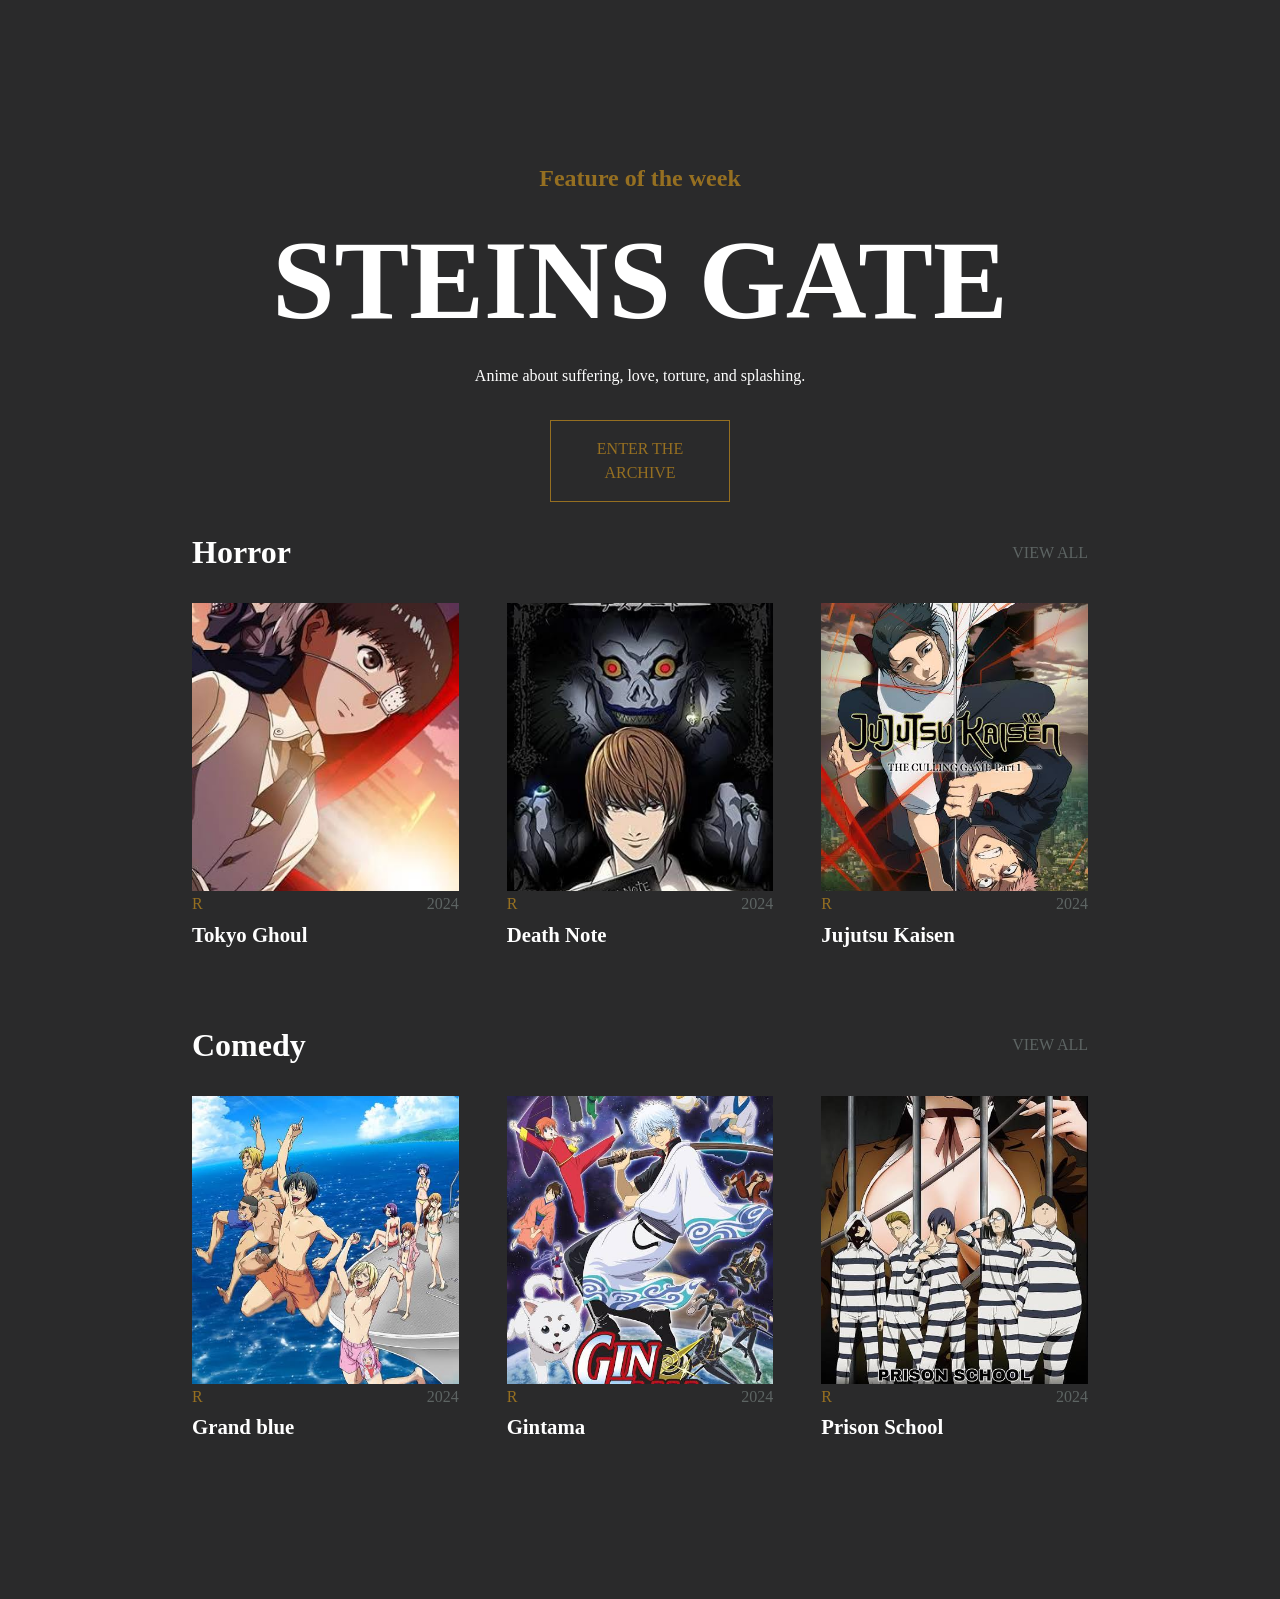
<file: index.html>
<!DOCTYPE html>
<html lang="en">
<head>
    <meta charset="UTF-8">
    <meta name="viewport" content="width=device-width, initial-scale=1.0">
    <title>Main</title>
    <link rel="stylesheet" href="./style.css">
</head>
<body>
    
    <div class="home">
        <div class="feature">
            <p class="gold-accent feature-week">Feature of the week</p>
            <h1 class="feature-title">STEINS GATE</h1>
            <p>Anime about suffering, love, torture, and splashing.</p>
            <a href="#" class="dashboard-link">ENTER THE ARCHIVE</a>
        </div>

        <div class="category">
            <div class="navigation-category">
                <p class="navigation-title">Horror</p>
                <p class="view">VIEW ALL</p>
            </div>

            <div class="category-items">
                <div class="cat-item">
                    <img src="./images/tokyo-ghoul.jpg" alt="tokyo ghoul image">
            
                    <div class="item-desc">
                        <p class="rate">R</p>
                        <p class="year">2024</p>
                    </div>
                    <h2 class="item-title">Tokyo Ghoul</h2>
                </div>

                <div class="cat-item">
                    <img src="./images/death-note.jpg" alt="tokyo ghoul image">
            
                    <div class="item-desc">
                        <p class="rate">R</p>
                        <p class="year">2024</p>
                    </div>
                    <h2 class="item-title">Death Note</h2>
                </div>

                <div class="cat-item">
                    <img src="./images/jujutsu-kaisen.jpg" alt="tokyo ghoul image">
            
                    <div class="item-desc">
                        <p class="rate">R</p>
                        <p class="year">2024</p>
                    </div>
                    <h2 class="item-title">Jujutsu Kaisen</h2>
                </div>
            </div>
        </div>

           <div class="category">
            <div class="navigation-category">
                <p class="navigation-title">Comedy</p>
                <p class="view">VIEW ALL</p>
            </div>

            <div class="category-items">
                <div class="cat-item">
                    <img src="./images/grand-blue.jpg" alt="grand blue image">
            
                    <div class="item-desc">
                        <p class="rate">R</p>
                        <p class="year">2024</p>
                    </div>
                    <h2 class="item-title">Grand blue</h2>
                </div>

                <div class="cat-item">
                    <img src="./images/gintama.jpg" alt="gintama image">
            
                    <div class="item-desc">
                        <p class="rate">R</p>
                        <p class="year">2024</p>
                    </div>
                    <h2 class="item-title">Gintama</h2>
                </div>

                <div class="cat-item">
                    <img src="./images/prison-school.jpg" alt="Prison school image">
            
                    <div class="item-desc">
                        <p class="rate">R</p>
                        <p class="year">2024</p>
                    </div>
                    <h2 class="item-title">Prison School</h2>
                </div>
            </div>
        </div>
    </div>

    
</body>
</html>
</file>
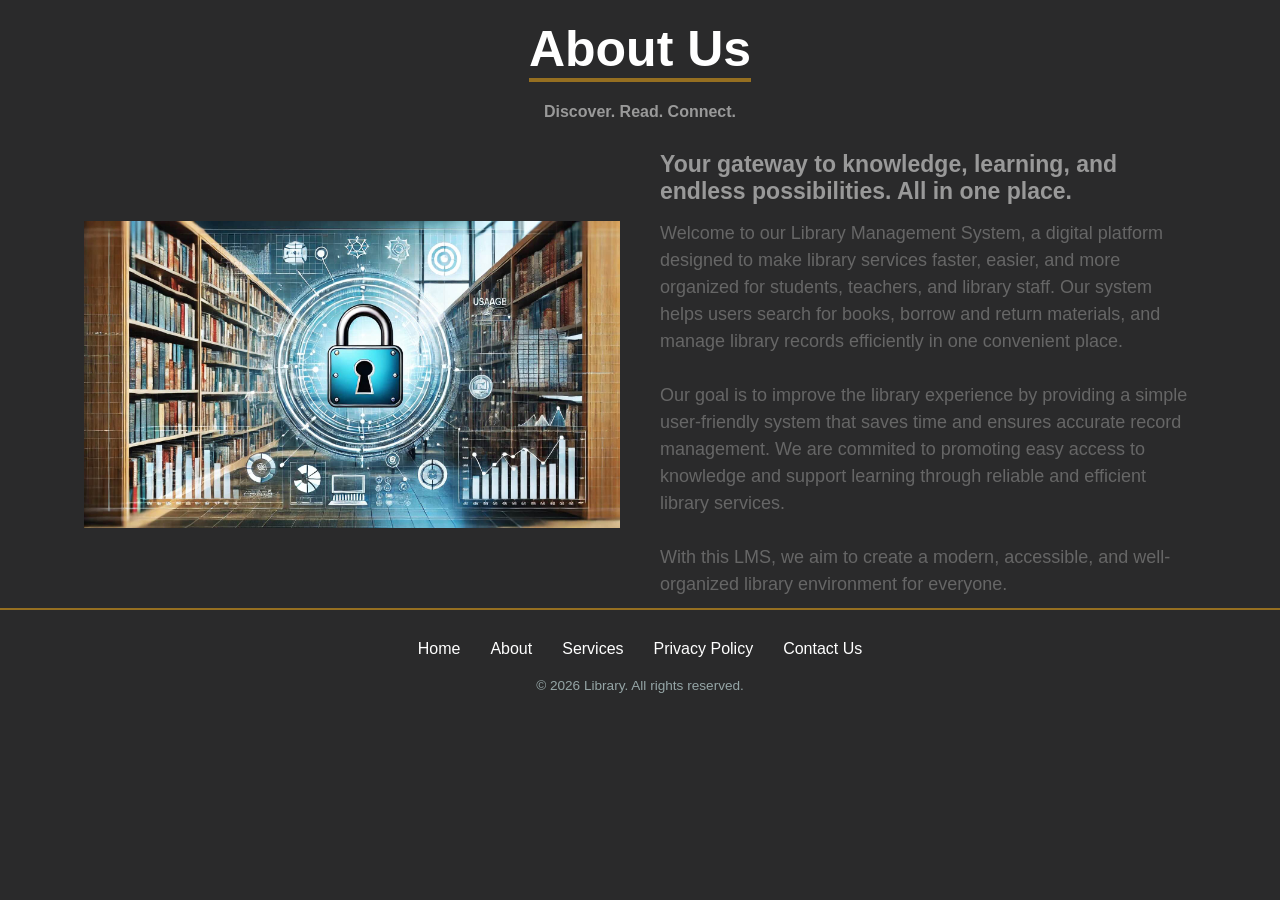
<file: Desktop/About Us/index.html>
<!DOCTYPE html>
<html lang="en">
<head>
    <meta charset="UTF-8">
    <meta name="viewport" content="width=device-width, initial-scale=1.0">
    <title>About Us</title>
    <link rel="stylesheet" href="style.css">
</head>
<body>
    <div class="heading">
        <h1>About Us</h1>
        <p>Discover. Read. Connect.</p>  
    </div>
    <div class="container">
        <section class="about">
            <div class="about-img">
                <img src="Digital-Library-Management-System.jpg">
            </div>
            <div class="about-content">
                <h2>Your gateway to knowledge, learning, and endless possibilities. All in one place.</h2>  
                <p>Welcome to our Library Management System, a digital platform designed to make library services faster, easier, and more organized for students, teachers, and library staff. Our system helps users search for books, borrow and return materials, and manage library records efficiently in one convenient place. <br><br>
                Our goal is to improve the library experience by providing a simple user-friendly system that saves time and ensures accurate record management. We are commited to promoting easy access to knowledge and support learning through reliable and efficient library services. <br><br>
                With this LMS, we aim to create a modern, accessible, and well-organized library environment for everyone.</p>
            </div>
        </section>


    </div>

    <footer class="site-footer">
        <div class="footer-content">
        <nav class="footer-nav">
            <ul class="footer-links">
            <li><a href="#home">Home</a></li>
            <li><a href="#about">About</a></li>
            <li><a href="#services">Services</a></li>
            <li><a href="#privacy">Privacy Policy</a></li>
            <li><a href="#contact">Contact Us</a></li>
            </ul>
        </nav>
            <p class="copyright">&copy; 2026 Library. All rights reserved.</p>
        </div>
    </footer>

    
</body>
</html>
</file>
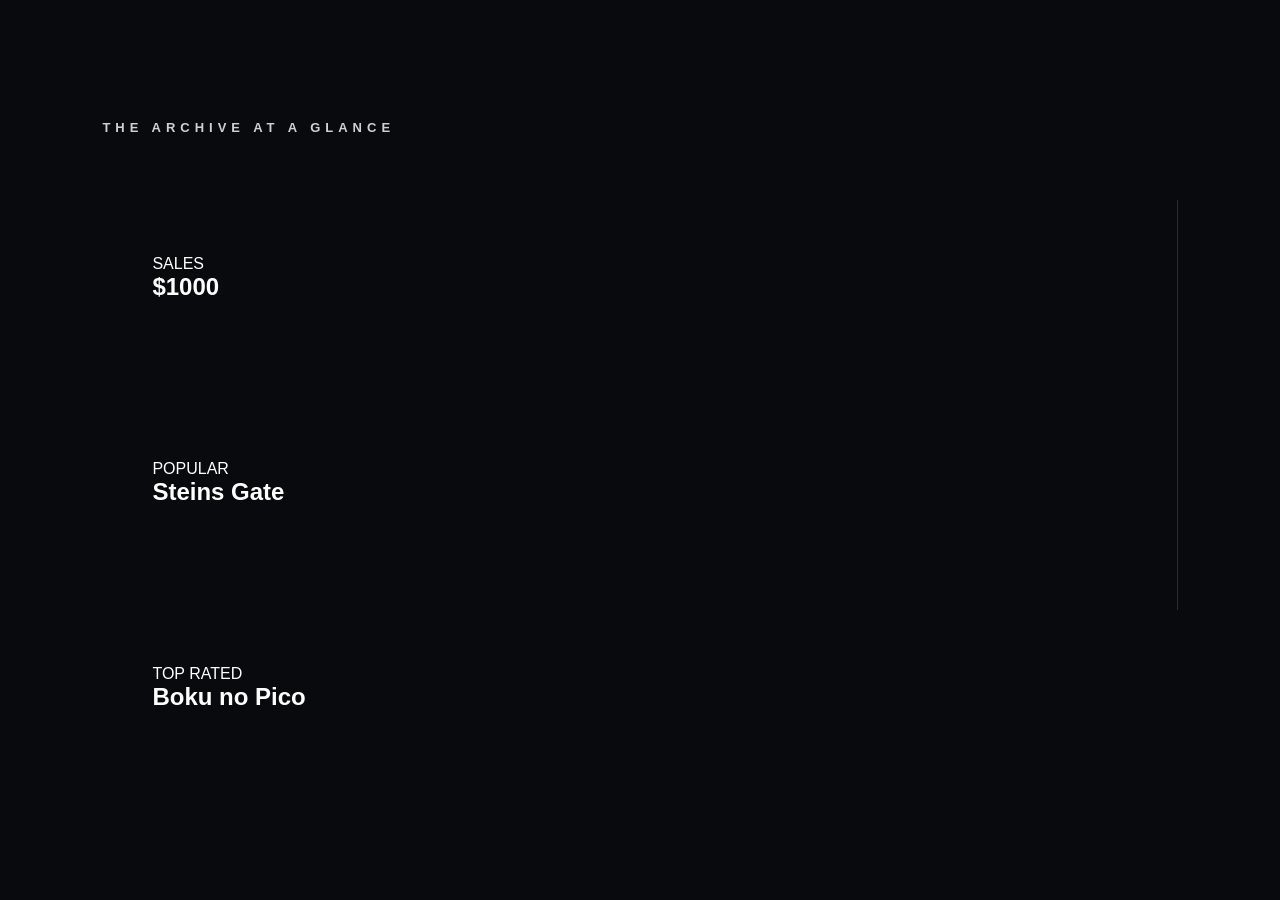
<file: DASHBOARD.html>
<!DOCTYPE html>
<html lang="en">
<head>
    <meta charset="UTF-8">
    <meta name="viewport" content="width=device-width, initial-scale=1.0">
    <title>Dashboard</title>


    <style>
      * {
        margin: 0;
        padding:0;
        box-sizing: border-box;
        }
     body {
        background: #080a0d;
        color: white;
        font-family: Arial, Helvetica, sans-serif;
        min-height: 100vh;
     }  

     header {
        height: 90px;
        padding: 0 8%;
        display: flex;
        align-items: center;
        justify-content: space-between;
        border-bottom: 1px solid rgba(255, 255, 255, 0.03);
     }

     .logo {
        display: flex;
        align-items: center;
        gap: 10px;
        font-size: 25px;
        font-weight: bold;
     }
    .logo-icon {
        color: #f5b94c;
        font-size: 25px;
    }
    nav {
        display: flex;
        gap: 55px;
    }
    nav a {
        color: #eee;
        text-decoration: none;
        font-size: 14px;
        font-weight: 600;
        letter-spacing: 4px;
    }
   nav a:hover{
    color: #f5b94c;
  }
   .dashboard {
    padding: 120px 8% 80px;
   }
   .dashboard-title {
    font-size: 13px;
    letter-spacing: 5px;
    color: #d0d0d0;
    margin-bottom: 65px;
   }
   .stat {
    height: 205px;
    padding: 55px 50px;
    border-right: 1px solid #292c30;
   }
   .stat:last-child {
    border-right: none;
   }
   .label {
    font-size: 13px;
    letter-spacing: 4px;
    color: #ddd;
    margin-bottom: 22px;
   }
   .value {
    font-size: 42px;
    font-weight: bold;
    line-height: 1;
   }
   .popular .label {
    color: #cda8ff;
   }

   /* RESPONSIVE */
   @media (max-width: 800px) {

    header {
        padding: 0 5%;
    }
    nav {
        gap: 20px;
    }
    nav a {
        font-size: 11px;
        letter-spacing: 2px;
    }
    .dashboard {
        padding: 90px 5% 60px;
    }
    .stats {
        display: flex !important;
        flex-direction: row !important;
        flex-wrap: nowrap !important;

        width: 100%;
        max-width: 1200px;
        margin: 80px auto;

        border: 1px solid #333;
        
    }
    .stat {
        display: block;
        width: 33.333% !important;
        flex: 0 0 33.333% !important; 
        padding: 50px;
        border-right: 1px solid #333;
        
    }
    .stat p {
       margin: 0 0 15px;
       font-size: 14px;
       font-weight: bold;
       letter-spacing: 3px;
    }
    .stat h2 {
       font-weight: bold;
        font-size: 38px;
        margin: 0;
    }
  
    .stat:last-child {
        border-right: none;
    }
   }
   @media (max-width: 550px) {
     
    nav {
        display: none;
    }
    .dashboard-title {
        margin-bottom: 40px;
    }
    .stat {
        padding: 40px 30px;
    }
    .value {
        font-size: 32px;
    }
   }
    </style>
</head>

<body>
    <!--DASHBOARD-->
    <main class="dashboard">
<h1 class="dashboard-title">
    THE ARCHIVE AT A GLANCE
</h1>
<div class="stats">

    <div class="stat">
    <p>SALES</p>
    <h2>$1000</h2>
    </div>
    <div class="stat popular">
        <p>POPULAR</p>
        <h2>Steins Gate</h2>
    </div>
    <div class="stat">
        <p>TOP RATED</p>
        <h2>Boku no Pico</h2>
    </div>
</div>
    </main>
</body>
</html>
</file>
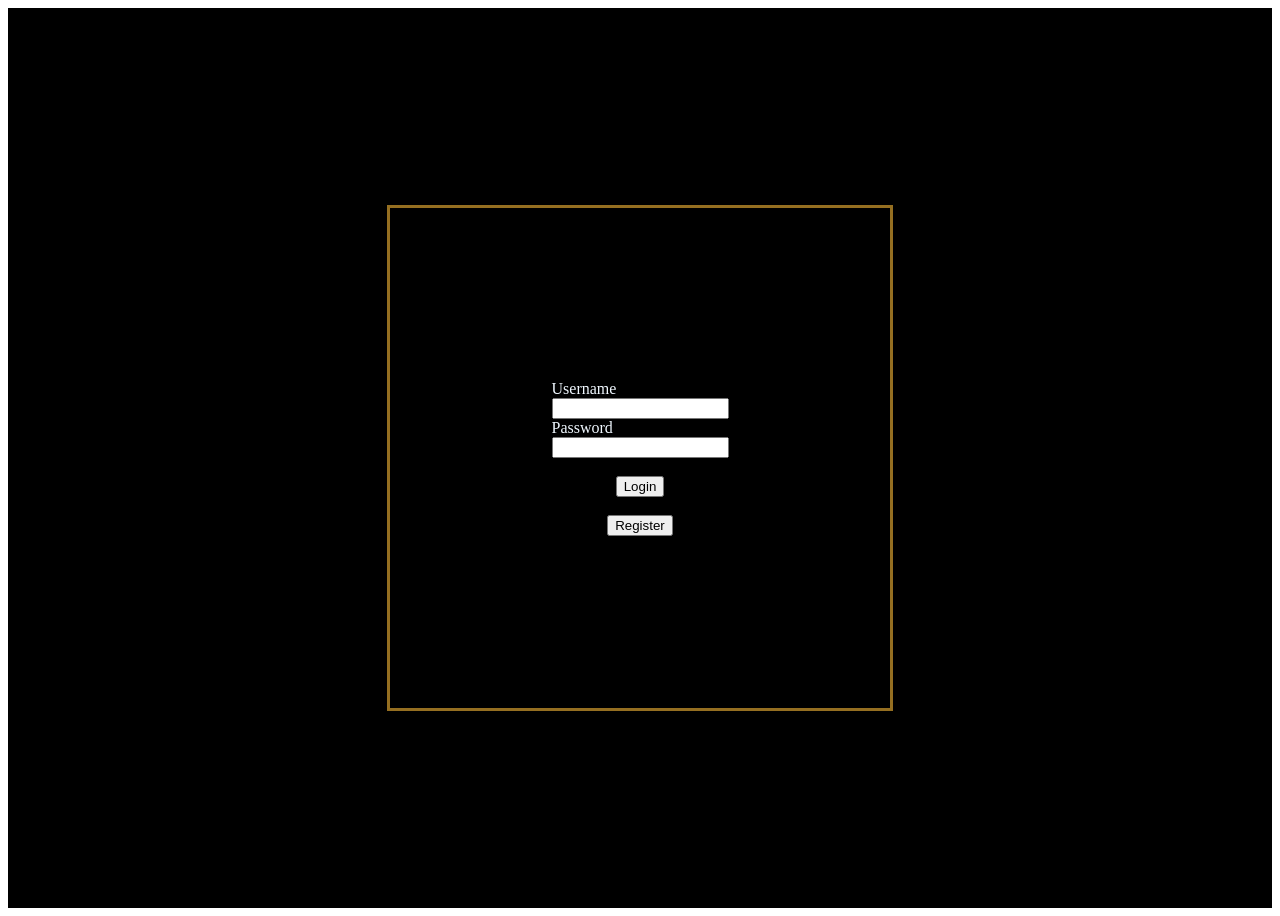
<file: login.html>
<!DOCTYPE html>
<html lang="en">
<head>
    <meta charset="UTF-8">
    <meta name="viewport" content="width=device-width, initial-scale=1.0">
    <title>Login</title>
    <script src="script.js" defer></script>
</head>
<body>
    <div style="display: flex; align-items: center; justify-content: center; height: 100dvh; background-color: black;">
        <form action="" style="display: flex; align-items: center; justify-content: center; flex-direction: column; border-color: rgba(149, 111, 33); border-width: 1; border-style: solid; height: 500px; width: 500px;">
            <label style="display: block; color: aliceblue;">
                Username <br>
                <input type="text" name="" id="username" label="Username">
            </label>
            
            <label style="display: block; color: aliceblue;">
                Password <br>
                <input type="password" name="" id="password">
            </label>
            <br>
            <button type="button" id="login">Login</button>
            <br>
            <button type="button" id="register">Register</button>
        </form>
    </div>
</body>
</html>
</file>
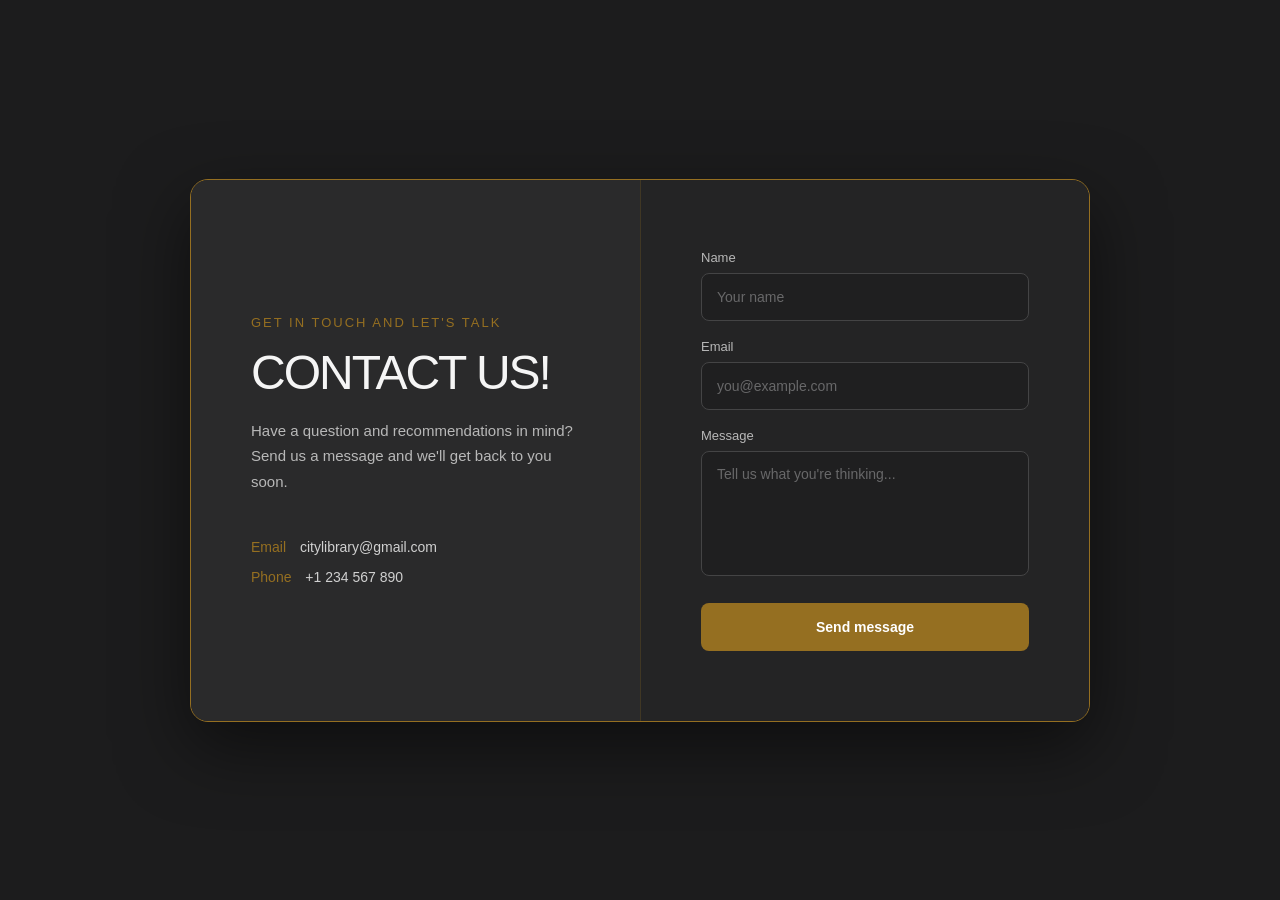
<file: contact/contact.html>
<!DOCTYPE html>
<html lang="en">
<head>
  <meta charset="UTF-8">
  <meta name="viewport" content="width=device-width, initial-scale=1.0">
  <title>Contact Us</title>

  <style>
    * {
      margin: 0;
      padding: 0;
      box-sizing: border-box;
    }

    body {
      min-height: 100vh;
      display: flex;
      justify-content: center;
      align-items: center;
      padding: 30px;
      background: #1c1c1d;
      font-family: Arial, Helvetica, sans-serif;
      color: #f5f5f5;
    }

    /* Main card */
    .contact-card {
      width: 900px;
      min-height: 500px;
      display: grid;
      grid-template-columns: 1fr 1fr;
      background: #2A2A2B;
      border: 1px solid #956F21;
      border-radius: 18px;
      overflow: hidden;
      box-shadow: 0 25px 70px rgba(0, 0, 0, 0.5);
    }

    /* Left side */
    .contact-info {
      padding: 70px 60px;
      display: flex;
      flex-direction: column;
      justify-content: center;
      background: #2A2A2B;
    }

    .small-title {
      color: #956F21;
      font-size: 13px;
      letter-spacing: 2px;
      text-transform: uppercase;
      margin-bottom: 18px;
    }

    h1 {
      font-size: 48px;
      font-weight: 500;
      line-height: 1.05;
      letter-spacing: -2px;
      margin-bottom: 20px;
      color: #f5f5f5;
    }

    .description {
      color: #b8b8b8;
      max-width: 330px;
      line-height: 1.7;
      font-size: 15px;
    }

    .contact-details {
      margin-top: 45px;
      display: flex;
      flex-direction: column;
      gap: 14px;
    }

    .contact-details div {
      color: #d0d0d0;
      font-size: 14px;
    }

    .contact-details span {
      color: #956F21;
      margin-right: 10px;
    }

    /* Right side */
    .form-section {
      padding: 70px 60px;
      display: flex;
      align-items: center;
      background: #242425;
      border-left: 1px solid rgba(149, 111, 33, 0.25);
    }

    form {
      width: 100%;
    }

    .input-group {
      margin-bottom: 18px;
    }

    label {
      display: block;
      color: #b8b8b8;
      font-size: 13px;
      margin-bottom: 8px;
    }

    input,
    textarea {
      width: 100%;
      background: #1f1f20;
      border: 1px solid #444445;
      border-radius: 8px;
      padding: 14px 15px;
      color: #f5f5f5;
      font-size: 14px;
      outline: none;
      transition:
        border-color 0.2s ease,
        background 0.2s ease,
        box-shadow 0.2s ease;
    }

    input {
      height: 48px;
    }

    textarea {
      height: 125px;
      resize: none;
      font-family: inherit;
    }

    input:focus,
    textarea:focus {
      border-color: #956F21;
      background: #222223;
      box-shadow: 0 0 0 2px rgba(149, 111, 33, 0.15);
    }

    input::placeholder,
    textarea::placeholder {
      color: #686869;
    }

    button {
      width: 100%;
      height: 48px;
      margin-top: 5px;
      border: none;
      border-radius: 8px;
      background: #956F21;
      color: #ffffff;
      font-size: 14px;
      font-weight: 600;
      cursor: pointer;
      transition: all 0.2s ease;
    }

    button:hover {
      background: #b0832b;
      transform: translateY(-1px);
      box-shadow: 0 8px 20px rgba(149, 111, 33, 0.25);
    }

    button:active {
      transform: translateY(0);
    }

    /* Responsive */
    @media (max-width: 750px) {
      body {
        padding: 15px;
      }

      .contact-card {
        grid-template-columns: 1fr;
        width: 100%;
      }

      .contact-info,
      .form-section {
        padding: 45px 30px;
      }

      .form-section {
        border-left: none;
        border-top: 1px solid rgba(149, 111, 33, 0.25);
      }

      h1 {
        font-size: 40px;
      }

      .contact-details {
        margin-top: 30px;
      }
    }

    @media (max-width: 400px) {
      .contact-info,
      .form-section {
        padding: 35px 22px;
      }

      h1 {
        font-size: 34px;
      }
    }
  </style>
</head>

<body>

  <main class="contact-card">

    <!-- Contact information -->
    <section class="contact-info">

      <div class="small-title">
        Get in touch and let's talk
      </div>

      <h1>
        CONTACT US!
      </h1>

      <p class="description">
        Have a question and recommendations in mind?
        Send us a message and we'll get back to you soon.
      </p>

      <div class="contact-details">

        <div>
          <span>Email</span>
          citylibrary@gmail.com
        </div>

        <div>
          <span>Phone</span>
          +1 234 567 890
        </div>

      </div>

    </section>


    <!-- Contact form -->
    <section class="form-section">

      <form onsubmit="sendMessage(event)">

        <div class="input-group">
          <label for="name">Name</label>

          <input
            type="text"
            id="name"
            placeholder="Your name"
            required
          >
        </div>

        <div class="input-group">
          <label for="email">Email</label>

          <input
            type="email"
            id="email"
            placeholder="you@example.com"
            required
          >
        </div>

        <div class="input-group">
          <label for="message">Message</label>

          <textarea
            id="message"
            placeholder="Tell us what you're thinking..."
            required
          ></textarea>
        </div>

        <button type="submit">
          Send message
        </button>

      </form>

    </section>

  </main>


  <script>
    function sendMessage(event) {
      event.preventDefault();

      const button = event.target.querySelector("button");

      button.textContent = "Message sent ✓";
      button.style.background = "#b0832b";

      setTimeout(() => {
        button.textContent = "Send message";
        button.style.background = "#956F21";
        event.target.reset();
      }, 2500);
    }
  </script>

</body>
</html>
</file>
<file: style.css>
* {
    padding: 0;
    margin: 0;
    box-sizing: border-box;
}

:root {
    --black: rgba(42, 42, 43);
    --gold-color: rgba(149, 111, 33);
    --grey-accent: rgba(93, 100, 99);
}

body {
    background-color: var(--black);
    color:white;
}

.gold-accent {
    color: var(--gold-color);
}

.feature {
    text-align: center;
}
.feature > * {
    line-height: 1.5;
}

.feature-title {
    font-size: 7rem;
}

.feature-week {
    font-weight: bold;
    font-size: 1.5rem;
}
.home {
    width: 70%;
    margin: 10rem auto;
}

.dashboard-link{
    color: var(--gold-color);
    text-decoration: none;
    border: 1px solid var(--gold-color);
    padding: 1rem;
    margin: 2rem auto;
    display: block;
    width: 20%;
    transition-property: background-color,colo;
    transition-duration: 0.3s;
    transition-timing-function: ease;
}

.dashboard-link:hover {
    background-color: var(--gold-color);
    color: black;
}

.navigation-category {
    display:flex;
    justify-content: space-between;
    align-items: center;
    margin-bottom: 2rem;
}

.navigation-title{
    font-size: 2rem;
    font-weight: bold;
}

.rate {
    color:var(--gold-color);
}

.view,
.year{
    color:var(--grey-accent);
}

.view{
    transition-property: color;
    transition-duration: 0.3s;
    transition-timing-function: ease;
}

.view:hover{
    cursor: pointer;
    color:var(--gold-color);

}

.cat-item{
    transition-property: transform;
    transition-duration: 0.3s;
    transition-timing-function: ease;
}

.cat-item:hover{
    transform: scale(1.1);
    cursor: pointer;
}

.cat-item img {
    height: 18rem;
    width: 100%;
    object-fit: cover;
}



.item-desc {
    display:flex;
    justify-content: space-between;
}

.item-title {
    margin-top: 0.6rem;
    font-size: 1.3rem;
}

.category-items {
    display:grid;
    grid-template-columns: repeat(3,1fr);
    gap: 3rem;
}


.category {
    margin-bottom: 5rem;
}
</file>
<file: Desktop/About Us/style.css>
:root {
  --black: rgb(42, 42, 43);
  --gold-color: rgb(149, 111, 33);
}

*{
    margin: 0px;
    padding: 0px;
    box-sizing: border-box;
    font-family: 'Roboto', sans-serif;
}

body{
    background-color: #f2f2f2;
}

.heading{
    width: 90%;
    display: flex;
    justify-content: center;
    align-items: center;
    flex-direction: column;
    text-align: center;
    margin: 20px auto;
}

.heading h1{
    font-size: 50px;
    color:white ;
    margin-bottom: 25px;
    position: relative;
}

.heading h1::after{
    content: "";
    position: absolute;
    width: 100%;
    height: 4px;
    display: block;
    margin: 0 auto;
    background-color: var(--gold-color);   
}

.heading p{
    color: #999;
    font-weight: bold;
    
}

.container{
    width: 90%;
    margin: 0 auto;
    padding: 10px 20px;
}

.about{
    display: flex;
    justify-content: space-between;
    align-items: center;
    flex-wrap: wrap;
}

.about-img{
    flex: 1;
    margin-right: 40px;
    overflow: hidden;
}

.about-img img{
    max-width:  100%;
    height: auto;
    display: block;
    transition: 0.5s ease;
}

.about-img::hover img{
    transform: scale(1.2);
}

.about-content{
    flex: 1;
}

.about-content h2{
    font-size: 23px;
    margin-bottom: 15px;
    color: #999;
}

.about-content p{
    font-size: 18px;
    line-height: 1.5;
    color: #666;
}


h1 {
  color: var(--gold-color);
  font-size: 2.5rem;
  margin-bottom: 20px;
}

body {
  margin: 0;
  padding: 0;
  min-height: 100vh;
  display: flex;
  flex-direction: column;
  font-family: system-ui, sans-serif;
  background-color: var(--black);
}

.main-content {
  flex: 1;
  padding: 20px;
  text-align: center;
}

.site-footer {
  background-color: var(--black);
  border-top: 2px solid var(--gold-color);
  color: #ffffff;
  padding: 30px 0 20px;
  text-align: center;
}

.footer-content {
  max-width: 1000px;
  margin: 0 auto;
  padding: 0 20px;
}

.footer-links {
  list-style: none;
  padding: 0;
  margin: 0 0 20px 0;
  display: flex;
  justify-content: center;
  gap: 30px;
}

.footer-links a {
  color: #ffffff;
  text-decoration: none;
  font-size: 1rem;
  transition: color 0.3s ease;
}

.footer-links a:hover {
  color: var(--gold-color);
}

.copyright {
  margin: 0;
  font-size: 0.85rem;
  color: #95a5a6;
}

@media (max-width: 600px) {
  .footer-links {
    flex-direction: column;
    gap: 15px;
  }
}

@media screen and (max-width: 768px) {
    .heading{
        padding: 0px 20px;
    }
    .heading h1{
        font-size: 36px;
    }
    .heading p{
        font-size: 17px;
        margin-bottom: 0px;
    }
    .container{
        padding: 20px;
    }
    .about{
        padding: 20px;
        flex-direction: column;
    }
    .about-content{
        padding: 0px;
        font-size: 16px;
    }
    
    
}
</file>
